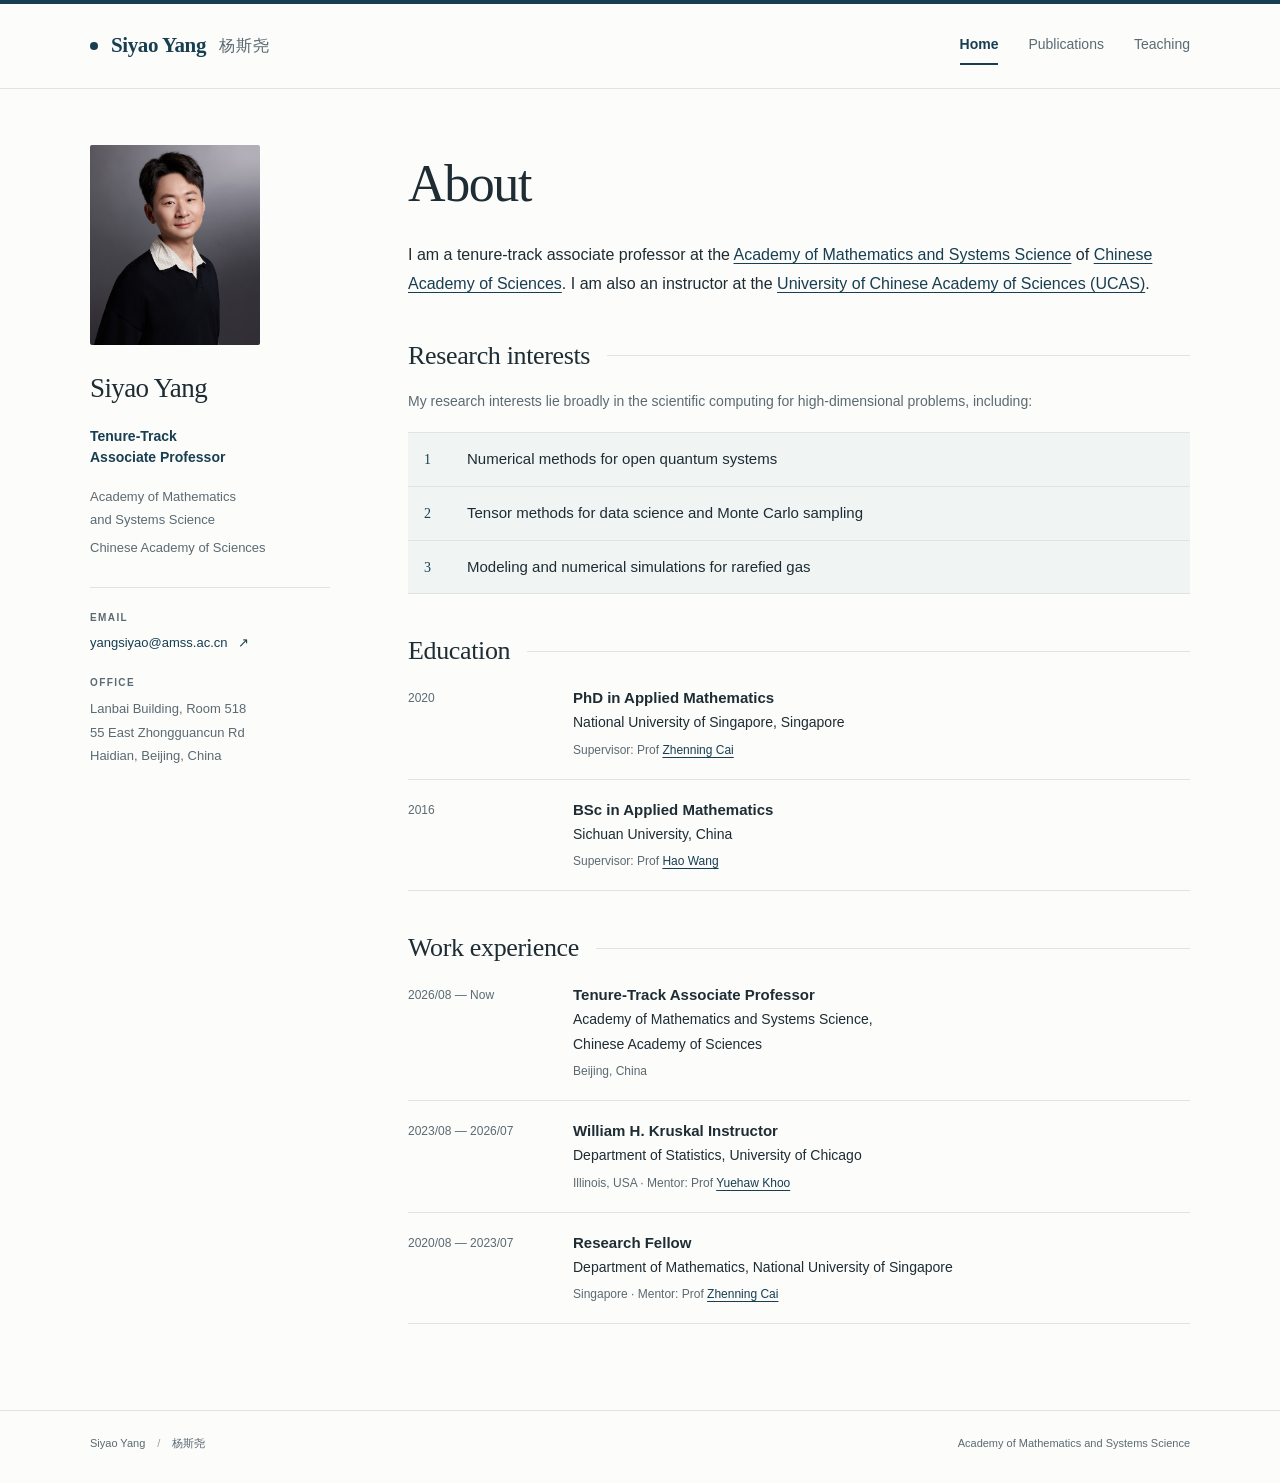
<file: index.html>
<!doctype html>
<html lang="en">
<head>
  <meta charset="utf-8">
  <meta name="viewport" content="width=device-width, initial-scale=1">
  <meta name="description" content="Siyao Yang (杨斯尧), Academy of Mathematics and Systems Science, Chinese Academy of Sciences. Research in scientific computing for high-dimensional problems.">
  <meta name="author" content="Siyao Yang">
  <meta name="theme-color" content="#173e51">
  <meta property="og:type" content="website">
  <meta property="og:title" content="Home · Siyao Yang">
  <meta property="og:description" content="Siyao Yang (杨斯尧), Academy of Mathematics and Systems Science, Chinese Academy of Sciences. Research in scientific computing for high-dimensional problems.">
  <title>Home · Siyao Yang | 杨斯尧</title>
  <link rel="icon" href="assets/favicon.svg" type="image/svg+xml">
  <link rel="stylesheet" href="assets/site.css">
</head>
<body>
  <a class="skip-link" href="#main">Skip to main content</a>
  <header class="site-header">
    <div class="header-inner">
      <a class="wordmark" href="index.html" aria-label="Siyao Yang home"><span class="wordmark-dot" aria-hidden="true"></span>Siyao Yang <span lang="zh-Hans">杨斯尧</span></a>
      <nav aria-label="Main navigation"><a href="index.html" aria-current="page">Home</a><a href="publications.html">Publications</a><a href="teaching.html">Teaching</a></nav>
    </div>
  </header>
  <div class="layout">
    <aside class="profile" aria-label="Profile and contact information">
  <div class="identity">
    <img class="portrait" src="assets/siyaoyang.JPG" alt="Siyao Yang" width="170" height="200" decoding="async">
    <div class="identity-text">
      <p class="profile-name">Siyao Yang <span lang="zh-Hans"></span></p>
      <p class="profile-role">Tenure-Track<br> Associate Professor</p>
    </div>
  </div>
  <div class="profile-affiliation">
    <a href="https://english.amss.cas.cn/">Academy of Mathematics<br> and Systems Science</a>
    <a href="https://english.cas.cn/">Chinese Academy of Sciences</a>
  </div>
  <div class="profile-contact">
    <div><span class="small-label">EMAIL</span><a class="email" href="mailto:yangsiyao@amss.ac.cn">yangsiyao@amss.ac.cn <span aria-hidden="true">↗</span></a></div>
    <div><span class="small-label">OFFICE</span><address>Lanbai Building, Room 518<br>55 East Zhongguancun Rd<br>Haidian, Beijing, China</address></div>
  </div>
</aside>
    <main id="main" tabindex="-1">
      <header class="page-heading">
  <p class="eyebrow"></p>
  <h1>About</h1>
  <!-- <p class="page-deck">Scientific computing for high-dimensional problems.</p> -->
</header>
<section class="about-copy" aria-label="Introduction">
  <p>I am a tenure-track associate professor at the <a href="https://english.amss.cas.cn/">Academy of Mathematics and Systems Science</a> of <a href="https://english.cas.cn/">Chinese Academy of Sciences</a>. I am also an instructor at the <a href="https://www.ucas.ac.cn/">University of Chinese Academy of Sciences (UCAS)</a>.</p>
</section>
<section class="section" id="research">
  <div class="section-heading"><h2>Research interests</h2><span class="section-line" aria-hidden="true"></span></div>
  <p class="section-intro">My research interests lie broadly in the scientific computing for high-dimensional problems, including:</p>
  <ol class="research-list">
    <li><span class="research-number" aria-hidden="true">1</span><span>Numerical methods for open quantum systems</span></li>
    <li><span class="research-number" aria-hidden="true">2</span><span>Tensor methods for data science and Monte Carlo sampling</span></li>
    <li><span class="research-number" aria-hidden="true">3</span><span>Modeling and numerical simulations for rarefied gas</span></li>
  </ol>
</section>
<section class="section" id="education">
  <div class="section-heading"><h2>Education</h2><span class="section-line" aria-hidden="true"></span></div>
  <div class="timeline">
    <article class="timeline-row"><p class="timeline-date">2020</p><div><h3>PhD in Applied Mathematics</h3><p>National University of Singapore, Singapore</p><p class="meta">Supervisor: Prof <a href="https://blog.nus.edu.sg/matcz/">Zhenning Cai</a></p></div></article>
    <article class="timeline-row"><p class="timeline-date">2016</p><div><h3>BSc in Applied Mathematics</h3><p>Sichuan University, China</p><p class="meta">Supervisor: Prof <a href="https://math.scu.edu.cn/info/1013/9318.htm">Hao Wang</a></p></div></article>
  </div>
</section>
<section class="section" id="experience">
  <div class="section-heading"><h2>Work experience</h2><span class="section-line" aria-hidden="true"></span></div>
  <div class="timeline">
    <article class="timeline-row"><p class="timeline-date">2026/08 — Now</p><div><h3>Tenure-Track Associate Professor</h3><p>Academy of Mathematics and Systems Science,<br>Chinese Academy of Sciences</p><p class="meta">Beijing, China</p></div></article>
    <article class="timeline-row"><p class="timeline-date">2023/08 — 2026/07</p><div><h3>William H. Kruskal Instructor</h3><p>Department of Statistics, University of Chicago</p><p class="meta">Illinois, USA · Mentor: Prof <a href="https://www.stat.uchicago.edu/~ykhoo/">Yuehaw Khoo</a></p></div></article>
    <article class="timeline-row"><p class="timeline-date">2020/08 — 2023/07</p><div><h3>Research Fellow</h3><p>Department of Mathematics, National University of Singapore</p><p class="meta">Singapore · Mentor: Prof <a href="https://blog.nus.edu.sg/matcz/">Zhenning Cai</a></p></div></article>
  </div>
</section>
    </main>
  </div>
  <footer class="site-footer"><div><span>Siyao Yang <span class="footer-divider">/</span> <span lang="zh-Hans">杨斯尧</span></span><span>Academy of Mathematics and Systems Science</span></div></footer>
</body>
</html>
</file>
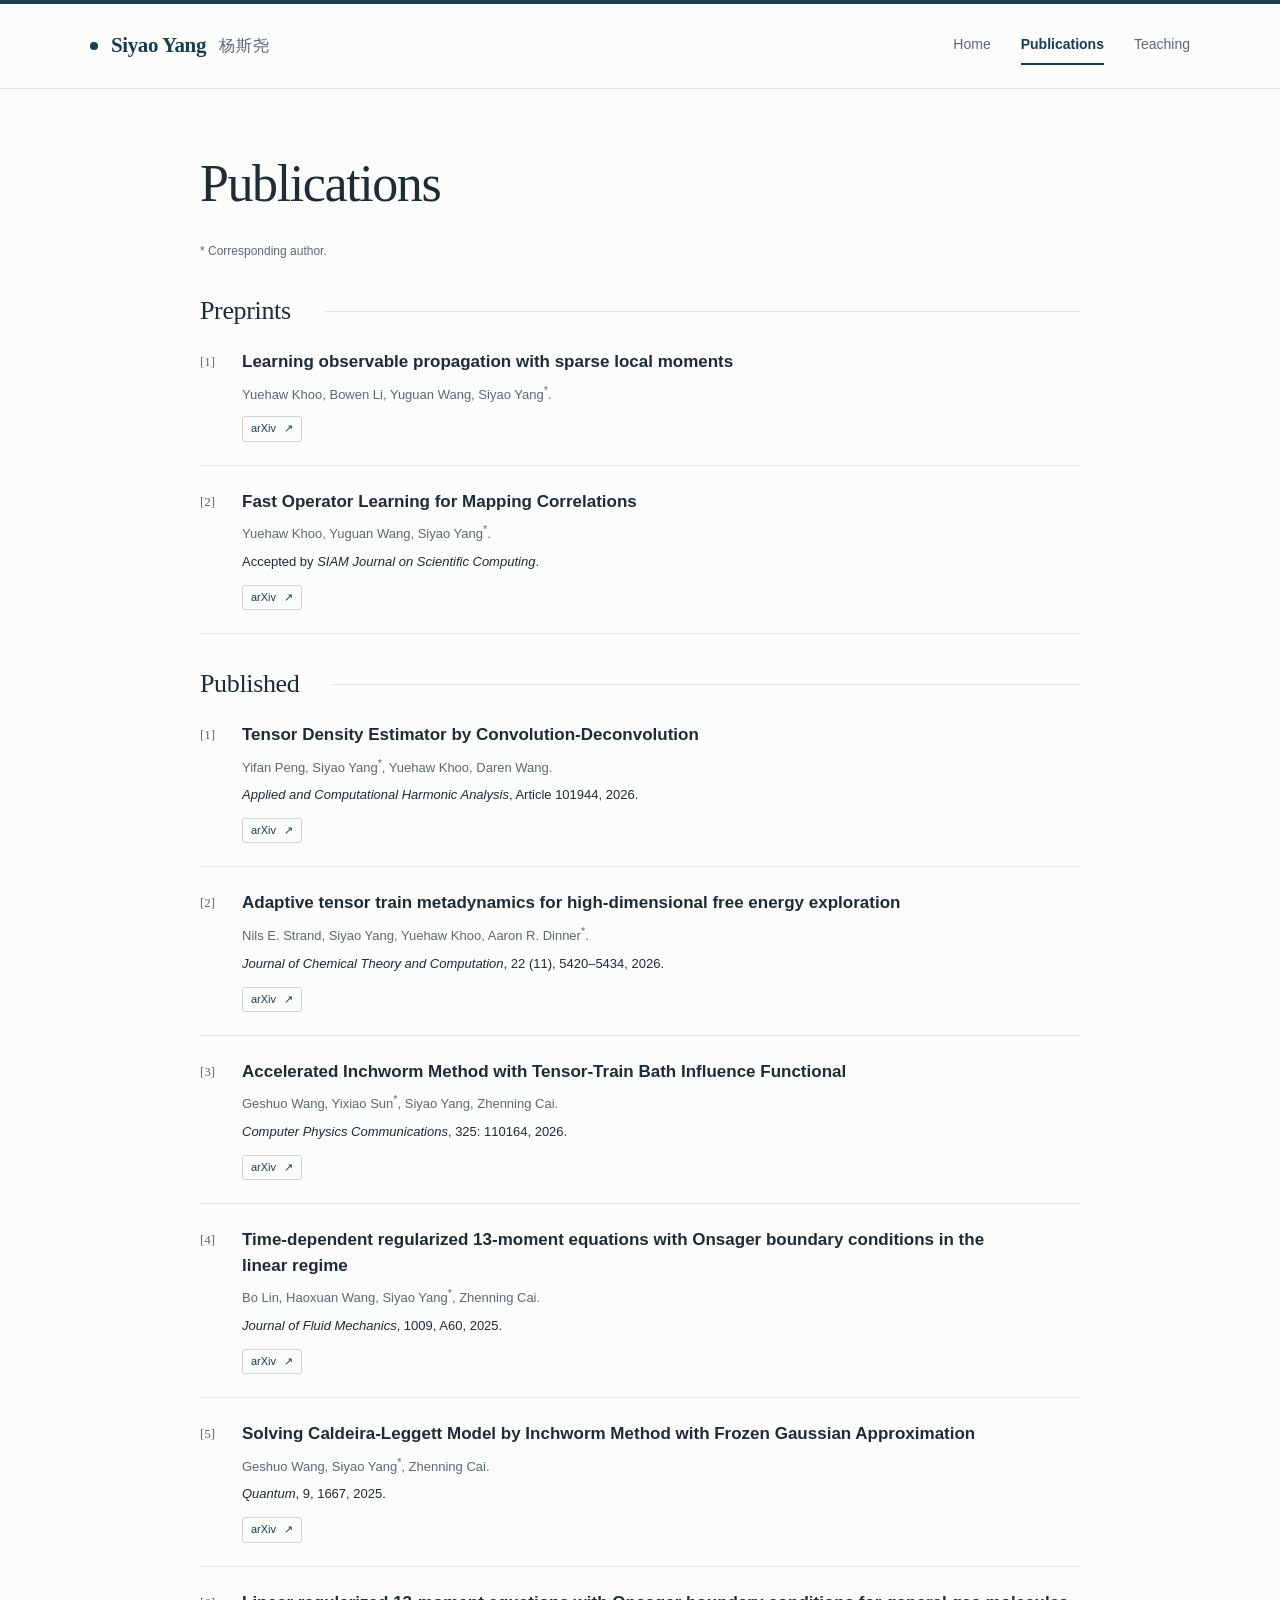
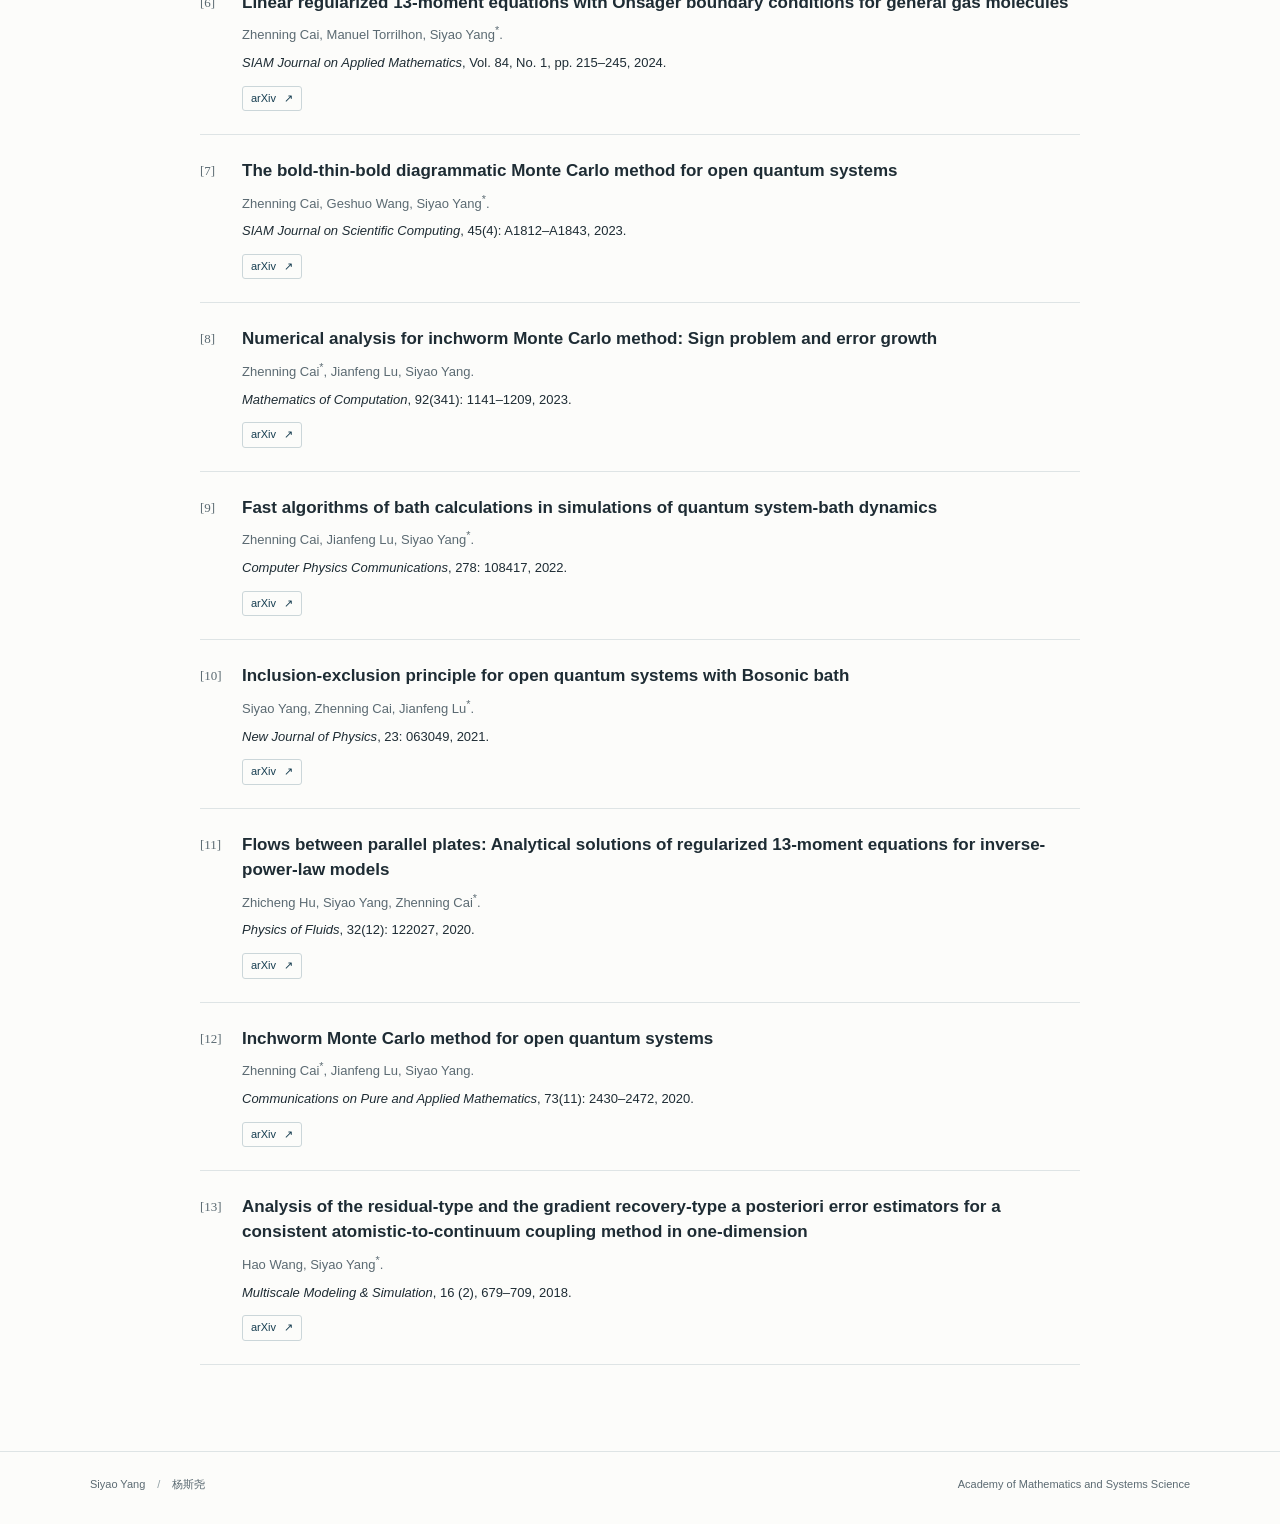
<file: publications.html>
<!doctype html>
<html lang="en">
<head>
  <meta charset="utf-8">
  <meta name="viewport" content="width=device-width, initial-scale=1">
  <meta name="description" content="Preprints and publications by Siyao Yang in scientific computing, tensor methods, open quantum systems and rarefied gas.">
  <meta name="author" content="Siyao Yang">
  <meta name="theme-color" content="#173e51">
  <meta property="og:type" content="website">
  <meta property="og:title" content="Publications · Siyao Yang">
  <meta property="og:description" content="Preprints and publications by Siyao Yang in scientific computing, tensor methods, open quantum systems and rarefied gas.">
  <title>Publications · Siyao Yang | 杨斯尧</title>
  <link rel="icon" href="assets/favicon.svg" type="image/svg+xml">
  <link rel="stylesheet" href="assets/site.css">
</head>
<body>
  <a class="skip-link" href="#main">Skip to main content</a>
  <header class="site-header">
    <div class="header-inner">
      <a class="wordmark" href="index.html" aria-label="Siyao Yang home"><span class="wordmark-dot" aria-hidden="true"></span>Siyao Yang <span lang="zh-Hans">杨斯尧</span></a>
      <nav aria-label="Main navigation"><a href="index.html">Home</a><a href="publications.html" aria-current="page">Publications</a><a href="teaching.html">Teaching</a></nav>
    </div>
  </header>
  <div class="layout layout--content">
    <main id="main" tabindex="-1">
      <header class="page-heading">
  <p class="eyebrow"></p><h1>Publications</h1>
</header>
<p class="publication-note">* Corresponding author.</p>
<section class="section publication-section" data-publication-section="preprint" id="preprint"><div class="section-heading"><h2>Preprints</h2><span class="section-count"></span><span class="section-line" aria-hidden="true"></span></div><ol class="publication-list"><li class="publication" data-kind="preprint" id="preprint-2">
  <span class="publication-number">[1]</span>
  <article><h3><a href="https://arxiv.org/abs/2611.18448">Learning observable propagation with sparse local moments</a></h3>
  <p class="publication-authors">Yuehaw Khoo, Bowen Li, Yuguan Wang, Siyao Yang<sup aria-label="corresponding author">*</sup>.</p>
  <div class="paper-links"><a class="paper-link" href="https://arxiv.org/abs/2611.18448">arXiv <span aria-hidden="true">↗</span></a></div></article>
</li>
<li class="publication" data-kind="preprint" id="preprint-1">
  <span class="publication-number">[2]</span>
  <article><h3><a href="https://arxiv.org/abs/2512.09286">Fast Operator Learning for Mapping Correlations</a></h3>
  <p class="publication-authors">Yuehaw Khoo, Yuguan Wang, Siyao Yang<sup aria-label="corresponding author">*</sup>.</p>
  <p class="publication-venue">Accepted by <em>SIAM Journal on Scientific Computing</em>.</p>
  <div class="paper-links"><a class="paper-link" href="https://arxiv.org/abs/2512.09286">arXiv <span aria-hidden="true">↗</span></a></div></article>
</li></ol></section><section class="section publication-section" data-publication-section="published" id="published"><div class="section-heading"><h2>Published</h2><span class="section-count"></span><span class="section-line" aria-hidden="true"></span></div><ol class="publication-list"><li class="publication" data-kind="published" id="published-13">
  <span class="publication-number">[1]</span>
  <article><h3><a href="https://arxiv.org/abs/2412.18964">Tensor Density Estimator by Convolution-Deconvolution</a></h3>
  <p class="publication-authors">Yifan Peng, Siyao Yang<sup aria-label="corresponding author">*</sup>, Yuehaw Khoo, Daren Wang.</p>
  <p class="publication-venue"><em>Applied and Computational Harmonic Analysis</em>, Article 101944, 2026.</p>
  <div class="paper-links"><a class="paper-link" href="https://arxiv.org/abs/2412.18964">arXiv <span aria-hidden="true">↗</span></a></div></article>
</li>
<li class="publication" data-kind="published" id="published-12">
  <span class="publication-number">[2]</span>
  <article><h3><a href="https://arxiv.org/abs/2603.13549">Adaptive tensor train metadynamics for high-dimensional free energy exploration</a></h3>
  <p class="publication-authors">Nils E. Strand, Siyao Yang, Yuehaw Khoo, Aaron R. Dinner<sup aria-label="corresponding author">*</sup>.</p>
  <p class="publication-venue"><em>Journal of Chemical Theory and Computation</em>, 22 (11), 5420–5434, 2026.</p>
  <div class="paper-links"><a class="paper-link" href="https://arxiv.org/abs/2603.13549">arXiv <span aria-hidden="true">↗</span></a></div></article>
</li>
<li class="publication" data-kind="published" id="published-11">
  <span class="publication-number">[3]</span>
  <article><h3><a href="https://arxiv.org/abs/2506.12410">Accelerated Inchworm Method with Tensor-Train Bath Influence Functional</a></h3>
  <p class="publication-authors">Geshuo Wang, Yixiao Sun<sup aria-label="corresponding author">*</sup>, Siyao Yang, Zhenning Cai.</p>
  <p class="publication-venue"><em>Computer Physics Communications</em>, 325: 110164, 2026.</p>
  <div class="paper-links"><a class="paper-link" href="https://arxiv.org/abs/2506.12410">arXiv <span aria-hidden="true">↗</span></a></div></article>
</li>
<li class="publication" data-kind="published" id="published-10">
  <span class="publication-number">[4]</span>
  <article><h3><a href="https://arxiv.org/abs/2407.12845">Time-dependent regularized 13-moment equations with Onsager boundary conditions in the linear regime</a></h3>
  <p class="publication-authors">Bo Lin, Haoxuan Wang, Siyao Yang<sup aria-label="corresponding author">*</sup>, Zhenning Cai.</p>
  <p class="publication-venue"><em>Journal of Fluid Mechanics</em>, 1009, A60, 2025.</p>
  <div class="paper-links"><a class="paper-link" href="https://arxiv.org/abs/2407.12845">arXiv <span aria-hidden="true">↗</span></a></div></article>
</li>
<li class="publication" data-kind="published" id="published-9">
  <span class="publication-number">[5]</span>
  <article><h3><a href="https://arxiv.org/abs/2408.01039">Solving Caldeira-Leggett Model by Inchworm Method with Frozen Gaussian Approximation</a></h3>
  <p class="publication-authors">Geshuo Wang, Siyao Yang<sup aria-label="corresponding author">*</sup>, Zhenning Cai.</p>
  <p class="publication-venue"><em>Quantum</em>, 9, 1667, 2025.</p>
  <div class="paper-links"><a class="paper-link" href="https://arxiv.org/abs/2408.01039">arXiv <span aria-hidden="true">↗</span></a></div></article>
</li>
<li class="publication" data-kind="published" id="published-8">
  <span class="publication-number">[6]</span>
  <article><h3><a href="https://arxiv.org/abs/2303.07314">Linear regularized 13-moment equations with Onsager boundary conditions for general gas molecules</a></h3>
  <p class="publication-authors">Zhenning Cai, Manuel Torrilhon, Siyao Yang<sup aria-label="corresponding author">*</sup>.</p>
  <p class="publication-venue"><em>SIAM Journal on Applied Mathematics</em>, Vol. 84, No. 1, pp. 215–245, 2024.</p>
  <div class="paper-links"><a class="paper-link" href="https://arxiv.org/abs/2303.07314">arXiv <span aria-hidden="true">↗</span></a></div></article>
</li>
<li class="publication" data-kind="published" id="published-7">
  <span class="publication-number">[7]</span>
  <article><h3><a href="https://arxiv.org/abs/2205.10896">The bold-thin-bold diagrammatic Monte Carlo method for open quantum systems</a></h3>
  <p class="publication-authors">Zhenning Cai, Geshuo Wang, Siyao Yang<sup aria-label="corresponding author">*</sup>.</p>
  <p class="publication-venue"><em>SIAM Journal on Scientific Computing</em>, 45(4): A1812–A1843, 2023.</p>
  <div class="paper-links"><a class="paper-link" href="https://arxiv.org/abs/2205.10896">arXiv <span aria-hidden="true">↗</span></a></div></article>
</li>
<li class="publication" data-kind="published" id="published-6">
  <span class="publication-number">[8]</span>
  <article><h3><a href="https://arxiv.org/abs/2006.07654">Numerical analysis for inchworm Monte Carlo method: Sign problem and error growth</a></h3>
  <p class="publication-authors">Zhenning Cai<sup aria-label="corresponding author">*</sup>, Jianfeng Lu, Siyao Yang.</p>
  <p class="publication-venue"><em>Mathematics of Computation</em>, 92(341): 1141–1209, 2023.</p>
  <div class="paper-links"><a class="paper-link" href="https://arxiv.org/abs/2006.07654">arXiv <span aria-hidden="true">↗</span></a></div></article>
</li>
<li class="publication" data-kind="published" id="published-5">
  <span class="publication-number">[9]</span>
  <article><h3><a href="https://arxiv.org/abs/2202.06190">Fast algorithms of bath calculations in simulations of quantum system-bath dynamics</a></h3>
  <p class="publication-authors">Zhenning Cai, Jianfeng Lu, Siyao Yang<sup aria-label="corresponding author">*</sup>.</p>
  <p class="publication-venue"><em>Computer Physics Communications</em>, 278: 108417, 2022.</p>
  <div class="paper-links"><a class="paper-link" href="https://arxiv.org/abs/2202.06190">arXiv <span aria-hidden="true">↗</span></a></div></article>
</li>
<li class="publication" data-kind="published" id="published-4">
  <span class="publication-number">[10]</span>
  <article><h3><a href="https://arxiv.org/abs/2103.01423">Inclusion-exclusion principle for open quantum systems with Bosonic bath</a></h3>
  <p class="publication-authors">Siyao Yang, Zhenning Cai, Jianfeng Lu<sup aria-label="corresponding author">*</sup>.</p>
  <p class="publication-venue"><em>New Journal of Physics</em>, 23: 063049, 2021.</p>
  <div class="paper-links"><a class="paper-link" href="https://arxiv.org/abs/2103.01423">arXiv <span aria-hidden="true">↗</span></a></div></article>
</li>
<li class="publication" data-kind="published" id="published-3">
  <span class="publication-number">[11]</span>
  <article><h3><a href="https://arxiv.org/abs/2010.03434">Flows between parallel plates: Analytical solutions of regularized 13-moment equations for inverse-power-law models</a></h3>
  <p class="publication-authors">Zhicheng Hu, Siyao Yang, Zhenning Cai<sup aria-label="corresponding author">*</sup>.</p>
  <p class="publication-venue"><em>Physics of Fluids</em>, 32(12): 122027, 2020.</p>
  <div class="paper-links"><a class="paper-link" href="https://arxiv.org/abs/2010.03434">arXiv <span aria-hidden="true">↗</span></a></div></article>
</li>
<li class="publication" data-kind="published" id="published-2">
  <span class="publication-number">[12]</span>
  <article><h3><a href="https://arxiv.org/abs/1811.08044">Inchworm Monte Carlo method for open quantum systems</a></h3>
  <p class="publication-authors">Zhenning Cai<sup aria-label="corresponding author">*</sup>, Jianfeng Lu, Siyao Yang.</p>
  <p class="publication-venue"><em>Communications on Pure and Applied Mathematics</em>, 73(11): 2430–2472, 2020.</p>
  <div class="paper-links"><a class="paper-link" href="https://arxiv.org/abs/1811.08044">arXiv <span aria-hidden="true">↗</span></a></div></article>
</li>
<li class="publication" data-kind="published" id="published-1">
  <span class="publication-number">[13]</span>
  <article><h3><a href="https://epubs.siam.org/doi/abs/10.1137/17M1118579">Analysis of the residual-type and the gradient recovery-type a posteriori error estimators for a consistent atomistic-to-continuum coupling method in one-dimension</a></h3>
  <p class="publication-authors">Hao Wang, Siyao Yang<sup aria-label="corresponding author">*</sup>.</p>
  <p class="publication-venue"><em>Multiscale Modeling &amp; Simulation</em>, 16 (2), 679–709, 2018.</p>
  <div class="paper-links"><a class="paper-link" href="https://arxiv.org/abs/1702.04048">arXiv <span aria-hidden="true">↗</span></a></div></article>
</li></ol></section>
    </main>
  </div>
  <footer class="site-footer"><div><span>Siyao Yang <span class="footer-divider">/</span> <span lang="zh-Hans">杨斯尧</span></span><span>Academy of Mathematics and Systems Science</span></div></footer>
</body>
</html>
</file>
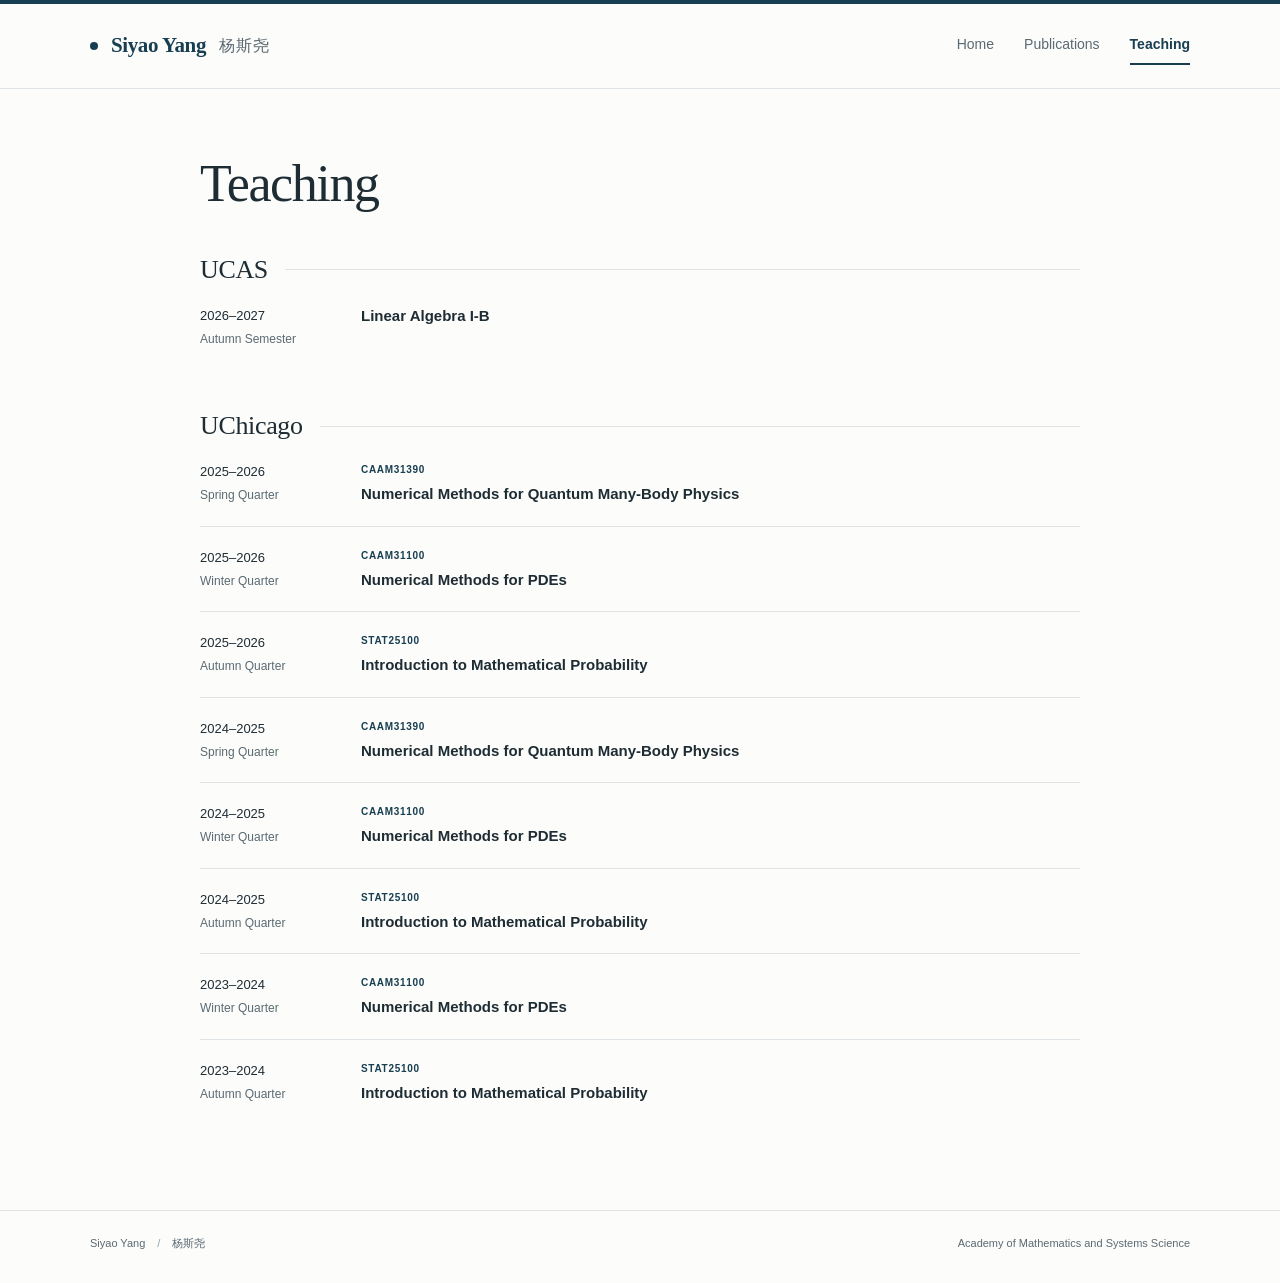
<file: teaching.html>
<!doctype html>
<html lang="en">
<head>
  <meta charset="utf-8">
  <meta name="viewport" content="width=device-width, initial-scale=1">
  <meta name="description" content="Courses taught by Siyao Yang at UCAS and UChicago.">
  <meta name="author" content="Siyao Yang">
  <meta name="theme-color" content="#173e51">
  <meta property="og:type" content="website">
  <meta property="og:title" content="Teaching · Siyao Yang">
  <meta property="og:description" content="Courses taught by Siyao Yang at UCAS and UChicago.">
  <title>Teaching · Siyao Yang | 杨斯尧</title>
  <link rel="icon" href="assets/favicon.svg" type="image/svg+xml">
  <link rel="stylesheet" href="assets/site.css">
</head>
<body>
  <a class="skip-link" href="#main">Skip to main content</a>
  <header class="site-header">
    <div class="header-inner">
      <a class="wordmark" href="index.html" aria-label="Siyao Yang home"><span class="wordmark-dot" aria-hidden="true"></span>Siyao Yang <span lang="zh-Hans">杨斯尧</span></a>
      <nav aria-label="Main navigation"><a href="index.html">Home</a><a href="publications.html">Publications</a><a href="teaching.html" aria-current="page">Teaching</a></nav>
    </div>
  </header>
  <div class="layout layout--content">
    <main id="main" tabindex="-1">
      <header class="page-heading"><p class="eyebrow"></p><h1>Teaching</h1><p class="page-deck"></p></header><section class="section teaching-section" id="teaching-0"><div class="section-heading"><h2>UCAS</h2><span class="section-line" aria-hidden="true"></span></div><div class="course-list"><article class="course"><div class="course-date"><span>2026–2027</span><span class="meta">Autumn Semester</span></div><div><h3>Linear Algebra I-B</h3></div></article></div></section><section class="section teaching-section" id="teaching-1"><div class="section-heading"><h2>UChicago</h2><span class="section-line" aria-hidden="true"></span></div><div class="course-list"><article class="course"><div class="course-date"><span>2025–2026</span><span class="meta">Spring Quarter</span></div><div><span class="course-code">CAAM31390</span><h3>Numerical Methods for Quantum Many-Body Physics</h3></div></article><article class="course"><div class="course-date"><span>2025–2026</span><span class="meta">Winter Quarter</span></div><div><span class="course-code">CAAM31100</span><h3>Numerical Methods for PDEs</h3></div></article><article class="course"><div class="course-date"><span>2025–2026</span><span class="meta">Autumn Quarter</span></div><div><span class="course-code">STAT25100</span><h3>Introduction to Mathematical Probability</h3></div></article><article class="course"><div class="course-date"><span>2024–2025</span><span class="meta">Spring Quarter</span></div><div><span class="course-code">CAAM31390</span><h3>Numerical Methods for Quantum Many-Body Physics</h3></div></article><article class="course"><div class="course-date"><span>2024–2025</span><span class="meta">Winter Quarter</span></div><div><span class="course-code">CAAM31100</span><h3>Numerical Methods for PDEs</h3></div></article><article class="course"><div class="course-date"><span>2024–2025</span><span class="meta">Autumn Quarter</span></div><div><span class="course-code">STAT25100</span><h3>Introduction to Mathematical Probability</h3></div></article><article class="course"><div class="course-date"><span>2023–2024</span><span class="meta">Winter Quarter</span></div><div><span class="course-code">CAAM31100</span><h3>Numerical Methods for PDEs</h3></div></article><article class="course"><div class="course-date"><span>2023–2024</span><span class="meta">Autumn Quarter</span></div><div><span class="course-code">STAT25100</span><h3>Introduction to Mathematical Probability</h3></div></article></div></section>
    </main>
  </div>
  <footer class="site-footer"><div><span>Siyao Yang <span class="footer-divider">/</span> <span lang="zh-Hans">杨斯尧</span></span><span>Academy of Mathematics and Systems Science</span></div></footer>
</body>
</html>
</file>
<file: assets/site.css>
/* Local stylesheet. No Google Fonts, external CSS, trackers, or CDN dependencies. */
:root {
  --ink: #1e2c34;
  --muted: #5b6a72;
  --accent: #173e51;
  --accent-hover: #28647b;
  --paper: #fcfcfa;
  --line: #dee4e5;
  --soft: #f0f4f3;
  --serif: Georgia, "Times New Roman", "Songti SC", SimSun, serif;
  --sans: -apple-system, BlinkMacSystemFont, "Segoe UI", "PingFang SC", "Microsoft YaHei", Arial, sans-serif;
}
* { box-sizing: border-box; }
[hidden] { display: none !important; }
html { scroll-behavior: smooth; scroll-padding-top: 110px; }
body { margin: 0; background: var(--paper); color: var(--ink); font-family: var(--sans); font-size: 16px; line-height: 1.7; -webkit-font-smoothing: antialiased; }
a { color: var(--accent); text-decoration-thickness: 1px; text-underline-offset: 3px; }
a:hover { color: var(--accent-hover); }
a:focus-visible, button:focus-visible, input:focus-visible { outline: 3px solid #a7622b; outline-offset: 4px; }
p, h1, h2, h3 { margin: 0; }
h1, h2, h3 { text-wrap: pretty; }
button, input { font: inherit; }
.skip-link { position: fixed; z-index: 99; left: 20px; top: -100px; padding: 10px 18px; background: var(--accent); color: #fff; }
.skip-link:focus { top: 12px; }
.site-header { background: rgba(252,252,250,.97); border-top: 4px solid var(--accent); border-bottom: 1px solid var(--line); }
.header-inner { max-width: 1180px; margin: auto; padding: 23px 40px; display: flex; align-items: center; justify-content: space-between; gap: 25px; }
.wordmark { display: inline-flex; align-items: center; gap: 12px; font-family: var(--serif); font-size: 21px; font-weight: 600; letter-spacing: -.4px; text-decoration: none; white-space: nowrap; }
.wordmark > [lang] { font-family: var(--sans); font-size: 16px; font-weight: 400; color: var(--muted); letter-spacing: 1px; margin-left: 1px; }
.wordmark-dot { width: 8px; height: 8px; border-radius: 50%; background: var(--accent); margin-right: 1px; }
nav { display: flex; gap: 30px; align-items: center; }
nav a { text-decoration: none; color: var(--muted); font-size: 14px; padding: 6px 0; border-bottom: 2px solid transparent; }
nav a[aria-current="page"] { color: var(--accent); border-bottom-color: var(--accent); font-weight: 600; }
nav a:hover { border-bottom-color: var(--line); }
.layout { max-width: 1180px; margin: auto; display: grid; grid-template-columns: 248px minmax(0, 1fr); gap: 70px; padding: 56px 40px 86px; align-items: start; }
.layout--content { display: block; max-width: 960px; }
.profile { position: sticky; top: 34px; padding-right: 8px; }
.portrait { width: 170px; height: 200px; display: block; object-fit: cover; object-position: center 10%; border-radius: 2px; margin-bottom: 25px; }
.profile-name { font-family: var(--serif); font-size: 27px; font-weight: 500; line-height: 1.4; letter-spacing: -.6px; }
.profile-name [lang] { display: block; color: var(--muted); font-family: var(--sans); font-size: 19px; font-weight: 400; margin-top: 3px; letter-spacing: 3px; }
.profile-role { color: var(--accent); font-size: 14px; font-weight: 600; line-height: 1.55; margin-top: 18px; }
.profile-affiliation { margin-top: 17px; font-size: 13px; line-height: 1.75; }
.profile-affiliation a { display: block; text-decoration: none; color: var(--muted); }
.profile-affiliation a:hover { text-decoration: underline; color: var(--accent); }
.profile-affiliation a + a { margin-top: 6px; }
.profile-contact { border-top: 1px solid var(--line); margin-top: 27px; padding-top: 23px; font-size: 13px; }
.profile-contact > div + div { margin-top: 22px; }
.small-label { display: block; color: var(--muted); font-size: 10px; line-height: 1.4; letter-spacing: 1.4px; font-weight: 650; margin-bottom: 7px; }
.email { text-decoration: none; overflow-wrap: anywhere; font-weight: 500; }
.email > span { margin-left: 7px; }
address { font-style: normal; color: var(--muted); line-height: 1.8; }
main { min-width: 0; }
main:focus { outline: none; }
.eyebrow { color: var(--accent); font-size: 10px; font-weight: 650; letter-spacing: 2.2px; margin-bottom: 10px; }
h1 { font-family: var(--serif); font-size: 52px; line-height: 1.12; font-weight: 500; letter-spacing: -1.4px; }
.page-deck { font-family: var(--serif); color: var(--muted); font-size: 20px; line-height: 1.5; margin-top: 18px; }
.page-heading { margin-bottom: 28px; }
.about-copy { line-height: 1.8; }
.section { margin-top: 40px; }
.section-heading { display: flex; align-items: center; gap: 17px; margin-bottom: 18px; }
h2 { font-family: var(--serif); font-size: 26px; line-height: 1.3; font-weight: 500; letter-spacing: -.35px; }
.section-line { flex: 1; min-width: 12px; height: 1px; background: var(--line); }
.section-count { font-size: 11px; color: var(--muted); font-variant-numeric: tabular-nums; }
.section-intro { font-size: 14px; color: var(--muted); margin-bottom: 18px; }
.research-list { margin: 0; padding: 0; list-style: none; border-top: 1px solid var(--line); }
.research-list li { display: flex; gap: 20px; align-items: baseline; padding: 14px 16px; border-bottom: 1px solid var(--line); background: var(--soft); font-size: 15px; line-height: 1.65; }
.research-number { font-family: var(--serif); font-size: 14px; color: var(--accent); flex: 0 0 23px; }
.timeline-row { display: grid; grid-template-columns: 146px minmax(0, 1fr); gap: 19px; padding: 18px 0; border-bottom: 1px solid var(--line); }
.timeline-row:first-child { padding-top: 0; }
.timeline-date { color: var(--muted); font-size: 12px; line-height: 1.8; padding-top: 2px; font-variant-numeric: tabular-nums; }
h3 { font-size: 15px; line-height: 1.6; font-weight: 600; }
.timeline-row p:not(.timeline-date) { font-size: 14px; line-height: 1.75; }
.timeline-row .meta { margin-top: 5px; }
.meta { color: var(--muted); font-size: 12px !important; font-weight: 400; }
.publication-section { margin-top: 33px; }
.publication-list { list-style: none; margin: 0; padding: 0; }
.publication { display: grid; grid-template-columns: 28px minmax(0,1fr); gap: 14px; padding: 23px 0; border-bottom: 1px solid var(--line); }
.publication:first-child { padding-top: 3px; }
.publication-number { font-family: var(--serif); color: var(--muted); font-size: 13px; line-height: 2; }
.publication h3 { font-size: 17px; font-weight: 600; line-height: 1.5; }
.publication h3 a { color: var(--ink); text-decoration: none; }
.publication h3 a:hover { color: var(--accent-hover); text-decoration: underline; }
.publication-authors { font-size: 13px; color: var(--muted); margin-top: 7px; line-height: 1.65; }
.publication-venue { font-size: 13px; margin-top: 6px; line-height: 1.75; }
.publication-note { color: var(--muted); font-size: 12px; margin-top: 20px; }
.paper-links { margin-top: 11px; display: flex; gap: 15px; }
.paper-link { font-size: 11px; line-height: 1.4; text-decoration: none; color: var(--accent); border: 1px solid #cbd6d9; border-radius: 3px; padding: 4px 8px; }
.paper-link span { margin-left: 5px; }
.paper-link:hover { background: var(--soft); }
.course { display: grid; grid-template-columns: 136px minmax(0, 1fr); gap: 25px; padding: 20px 0; border-top: 1px solid var(--line); }
.teaching-section .course:first-child { border-top: 0; padding-top: 0; }
.course-date { font-size: 13px; font-variant-numeric: tabular-nums; }
.course-date span { display: block; }
.course-date .meta { margin-top: 2px; }
.course-code { display: block; color: var(--accent); font-size: 10px; letter-spacing: .7px; font-weight: 650; margin-bottom: 5px; }
.course h3 { font-size: 15px; line-height: 1.5; }
.site-footer { border-top: 1px solid var(--line); }
.site-footer > div { max-width: 1180px; margin: auto; padding: 23px 40px 30px; display: flex; justify-content: space-between; gap: 20px; color: var(--muted); font-size: 11px; }
.footer-divider { margin: 0 9px; color: #91a0a5; }
@media (min-width: 1500px) { .layout { padding-top: 65px; } }
@media (max-width: 1020px) {
  .layout { grid-template-columns: 220px minmax(0,1fr); gap: 40px; padding-left: 30px; padding-right: 30px; }
  .header-inner { padding-left: 30px; padding-right: 30px; }
  .timeline-row { grid-template-columns: 123px minmax(0,1fr); gap: 15px; }
  .course { grid-template-columns: 118px minmax(0,1fr); gap: 18px; }
  h1 { font-size: 46px; }
}
@media (max-width: 780px) {
  .header-inner { padding: 18px 24px; flex-wrap: wrap; gap: 12px; }
  .wordmark { font-size: 21px; }
  nav { gap: 24px; }
  .layout { display: block; padding: 30px 24px 55px; }
  .profile { position: static; display: grid; grid-template-columns: 1fr 1fr; gap: 20px 28px; border-bottom: 1px solid var(--line); padding: 0 0 26px; margin-bottom: 35px; }
  .identity { display: flex; gap: 16px; align-items: flex-start; grid-column: 1; }
  .portrait { width: 100px; height: 120px; min-width: 100px; margin: 0; }
  .profile-name { font-size: 22px; }
  .profile-name [lang] { font-size: 15px; margin-top: 2px; }
  .profile-role { font-size: 12px; margin-top: 11px; }
  .profile-affiliation { margin: 0; grid-column: 2; grid-row: 1; padding-top: 2px; }
  .profile-contact { display: flex; gap: 28px; padding: 0; margin: 0; border: 0; grid-column: 1 / -1; font-size: 12px; }
  .profile-contact > div { flex: 1; }
  .profile-contact > div + div { margin: 0; }
  .profile-contact address { line-height: 1.6; }
  .small-label { margin-bottom: 5px; }
  .page-heading { margin-bottom: 23px; }
  h1 { font-size: 44px; }
  h2 { font-size: 25px; }
  .page-deck { font-size: 19px; }
  .section { margin-top: 32px; }
  .research-list li { padding: 13px 7px; gap: 5px; font-size: clamp(13px, 2.8vw, 15px); letter-spacing: -.2px; }
  .research-number { flex-basis: 20px; }
  .timeline-row { grid-template-columns: 137px minmax(0,1fr); }
  .site-footer > div { padding-left: 24px; padding-right: 24px; }
}
@media (max-width: 490px) {
  body { font-size: 15px; }
  .header-inner { display: block; padding: 15px 20px 11px; }
  nav { margin-top: 12px; gap: 25px; }
  nav a { font-size: 13px; }
  .layout { padding: 26px 20px 45px; }
  .profile { display: block; margin-bottom: 29px; padding-bottom: 23px; }
  .identity { align-items: center; }
  .profile-role { margin-top: 6px; }
  .profile-role br { display: none; }
  .profile-role br::after { content: ' '; }
  .profile-affiliation { margin-top: 15px; font-size: 12px; }
  .profile-affiliation br { display: none; }
  .profile-contact { margin-top: 19px; gap: 18px; }
  .profile-contact > div:first-child { flex: 1.05; }
  .profile-contact > div:last-child { flex: 1; }
  .profile-contact address { font-size: 11px; }
  .email { font-size: 11px; }
  .email > span { display: none; }
  h1 { font-size: 40px; }
  .eyebrow { font-size: 9px; letter-spacing: 1.9px; }
  .page-deck { font-size: 18px; }
  .about-copy { font-size: 15px; }
  .timeline-row { grid-template-columns: 1fr; gap: 5px; padding: 18px 0; }
  .timeline-date { font-size: 11px; }
  .publication { grid-template-columns: 23px minmax(0,1fr); gap: 8px; }
  .publication h3 { font-size: 16px; }
  .publication-authors, .publication-venue { font-size: 12px; }
  .course { grid-template-columns: 1fr; gap: 8px; }
  .course-date { display: flex; gap: 10px; align-items: baseline; font-size: 12px; }
  .course-date .meta { font-size: 11px !important; }
  .course h3 { font-size: 14px; }
  .section-heading { gap: 12px; }
  .site-footer > div { display: block; padding-left: 20px; padding-right: 20px; }
  .site-footer > div > span { display: block; }
  .site-footer > div > span + span { margin-top: 7px; }
}
@media (prefers-reduced-motion: reduce) { html { scroll-behavior: auto; } }
@media print {
  body { background: #fff; font-size: 11pt; }
  .site-header, .site-footer, .skip-link { display: none; }
  .layout { display: block; padding: 0; }
  .profile { position: static; border-bottom: 1px solid #aaa; padding-bottom: 16px; margin-bottom: 25px; }
  .portrait, .profile-affiliation, .profile-contact { display: none; }
  .profile-name [lang] { display: inline; margin-left: 10px; }
  .profile-role br { display: none; }
  .profile-role { margin-top: 5px; }
  h1 { font-size: 28pt; }
  .page-deck { font-size: 13pt; }
  .publication, .timeline-row, .course { break-inside: avoid; }
  .paper-links { display: none; }
  .section { margin-top: 24px; }
  a { text-decoration: none; }
}
</file>
